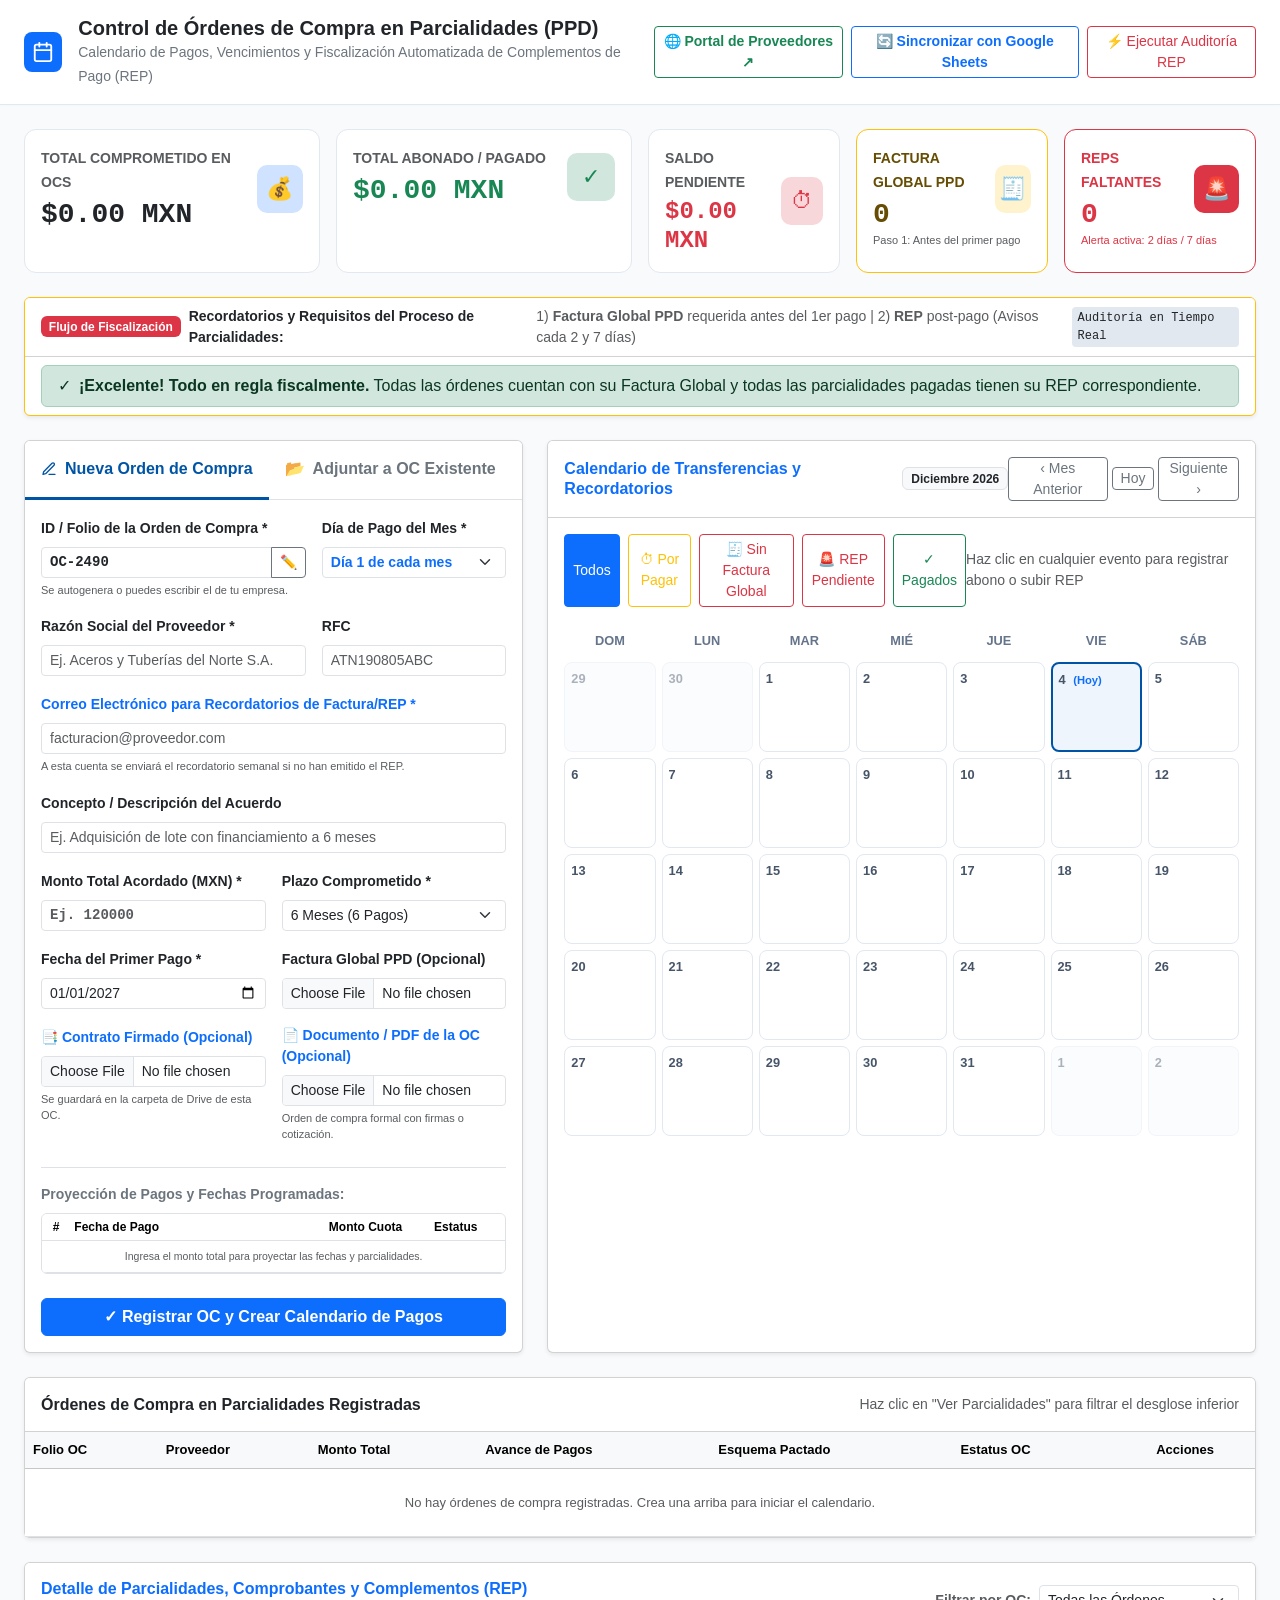
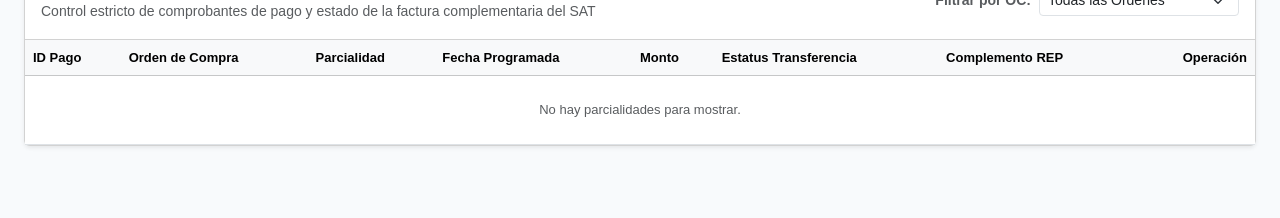
<file: index.html>
<!DOCTYPE html>
<html lang="es">
<head>
  <meta charset="UTF-8">
  <meta name="viewport" content="width=device-width, initial-scale=1.0">
  <title>Gestión de OC en Parcialidades, Calendario y Control de Facturas REP</title>
  <!-- Bootstrap 5 CSS -->
  <link href="https://cdn.jsdelivr.net/npm/bootstrap@5.3.0/dist/css/bootstrap.min.css" rel="stylesheet">
  <link rel="stylesheet" href="styles.css?v=20260918_1">
</head>
<body>

  <!-- Barra de Navegación Superior -->
  <header class="navbar-custom py-3 px-4 d-flex justify-content-between align-items-center">
    <div class="d-flex align-items-center gap-3">
      <div class="bg-primary text-white p-2 rounded-3 d-flex align-items-center justify-content-center" style="width: 40px; height: 40px;">
        <svg xmlns="http://www.w3.org/2000/svg" width="22" height="22" viewBox="0 0 24 24" fill="none" stroke="currentColor" stroke-width="2" stroke-linecap="round" stroke-linejoin="round"><rect x="3" y="4" width="18" height="18" rx="2" ry="2"></rect><line x1="16" y1="2" x2="16" y2="6"></line><line x1="8" y1="2" x2="8" y2="6"></line><line x1="3" y1="10" x2="21" y2="10"></line></svg>
      </div>
      <div>
        <h5 class="m-0 fw-bold text-dark">Control de Órdenes de Compra en Parcialidades (PPD)</h5>
        <small class="text-secondary">Calendario de Pagos, Vencimientos y Fiscalización Automatizada de Complementos de Pago (REP)</small>
      </div>
    </div>
    <div class="d-flex align-items-center gap-2">
      <a href="portal_proveedor.html" target="_blank" class="btn btn-sm btn-outline-success fw-semibold" title="Abrir vista pública / autoservicio para proveedores">
        🌐 Portal de Proveedores ↗
      </a>
      <button type="button" class="btn btn-sm btn-outline-primary fw-semibold" id="btn-sincronizar-sheets" onclick="limpiarCacheYRecargar()" title="Forzar lectura en vivo de la hoja de Google Sheets">
        🔄 Sincronizar con Google Sheets
      </button>
      <button type="button" class="btn btn-sm btn-outline-danger" id="btn-ejecutar-cron" onclick="dispararAuditoriaManual()">
        ⚡ Ejecutar Auditoría REP
      </button>
    </div>
  </header>

  <div class="container-fluid py-4 px-4">

    <!-- KPI CARDS -->
    <div class="row g-3 mb-4">
      <div class="col-xl-3 col-md-6">
        <div class="card card-kpi p-3 h-100">
          <div class="d-flex justify-content-between align-items-center">
            <div>
              <span class="text-muted small fw-semibold text-uppercase">Total Comprometido en OCs</span>
              <h3 class="m-0 fw-bold mt-1 font-monospace text-dark" id="kpi-total-comprometido">$0.00</h3>
            </div>
            <div class="kpi-icon bg-primary-subtle text-primary">💰</div>
          </div>
        </div>
      </div>
      <div class="col-xl-3 col-md-6">
        <div class="card card-kpi p-3 h-100">
          <div class="d-flex justify-content-between align-items-center">
            <div>
              <span class="text-muted small fw-semibold text-uppercase">Total Abonado / Pagado</span>
              <h3 class="m-0 fw-bold mt-1 font-monospace text-success" id="kpi-total-pagado">$0.00</h3>
            </div>
            <div class="kpi-icon bg-success-subtle text-success">✓</div>
          </div>
        </div>
      </div>
      <div class="col-xl-2 col-md-4">
        <div class="card card-kpi p-3 h-100">
          <div class="d-flex justify-content-between align-items-center">
            <div>
              <span class="text-muted small fw-semibold text-uppercase">Saldo Pendiente</span>
              <h4 class="m-0 fw-bold mt-1 font-monospace text-danger" id="kpi-saldo-restante">$0.00</h4>
            </div>
            <div class="kpi-icon bg-danger-subtle text-danger">⏱</div>
          </div>
        </div>
      </div>
      <div class="col-xl-2 col-md-4">
        <div class="card card-kpi p-3 h-100 border-warning">
          <div class="d-flex justify-content-between align-items-center">
            <div>
              <span class="text-warning-emphasis small fw-bold text-uppercase">Factura Global PPD</span>
              <h3 class="m-0 fw-bold mt-1 font-monospace text-warning-emphasis" id="kpi-facturas-globales-faltantes">0</h3>
            </div>
            <div class="kpi-icon bg-warning-subtle text-warning">🧾</div>
          </div>
          <small class="text-muted" style="font-size: 11px;">Paso 1: Antes del primer pago</small>
        </div>
      </div>
      <div class="col-xl-2 col-md-4">
        <div class="card card-kpi p-3 h-100 border-danger">
          <div class="d-flex justify-content-between align-items-center">
            <div>
              <span class="text-danger small fw-bold text-uppercase">REPs Faltantes</span>
              <h3 class="m-0 fw-bold mt-1 font-monospace text-danger" id="kpi-reps-faltantes">0</h3>
            </div>
            <div class="kpi-icon bg-danger text-white">🚨</div>
          </div>
          <small class="text-danger" style="font-size: 11px;">Alerta activa: 2 días / 7 días</small>
        </div>
      </div>
    </div>

    <!-- SECCIÓN DE ALERTA INTELIGENTE Y REGLAS DE RECORDATORIO (FACTURA GLOBAL + REPs) -->
    <div class="card mb-4 border-warning shadow-sm">
      <div class="card-header bg-white py-2 d-flex justify-content-between align-items-center">
        <div class="d-flex align-items-center gap-2">
          <span class="badge bg-danger text-white">Flujo de Fiscalización</span>
          <strong class="text-dark small">Recordatorios y Requisitos del Proceso de Parcialidades:</strong>
          <span class="text-muted small">1) <strong>Factura Global PPD</strong> requerida antes del 1er pago | 2) <strong>REP</strong> post-pago (Avisos cada 2 y 7 días)</span>
        </div>
        <span class="cron-badge">Auditoría en Tiempo Real</span>
      </div>
      <div class="card-body py-2 px-3" id="contenedor-alertas-auditoria-rep">
        <!-- Se llena dinámicamente -->
      </div>
    </div>

    <div class="row g-4">
      <!-- COLUMNA IZQUIERDA: REGISTRO ÁGIL DE OC CON PARCIALIDADES -->
      <div class="col-lg-5">
        <div class="card shadow-sm h-100">
          <div class="card-header bg-white p-0 border-bottom">
            <ul class="nav nav-tabs card-header-tabs m-0 border-0" id="tabs-creacion-archivos" role="tablist">
              <li class="nav-item" role="presentation">
                <button class="nav-link active fw-bold py-3 px-3 d-flex align-items-center gap-2" id="tab-nueva-oc-btn" data-bs-toggle="tab" data-bs-target="#panel-nueva-oc" type="button" role="tab" aria-controls="panel-nueva-oc" aria-selected="true">
                  <svg xmlns="http://www.w3.org/2000/svg" width="16" height="16" viewBox="0 0 24 24" fill="none" stroke="currentColor" stroke-width="2" stroke-linecap="round" stroke-linejoin="round"><path d="M12 20h9"></path><path d="M16.5 3.5a2.121 2.121 0 0 1 3 3L7 19l-4 1 1-4L16.5 3.5z"></path></svg>
                  Nueva Orden de Compra
                </button>
              </li>
              <li class="nav-item" role="presentation">
                <button class="nav-link fw-bold py-3 px-3 text-secondary d-flex align-items-center gap-2" id="tab-adjuntar-archivos-btn" data-bs-toggle="tab" data-bs-target="#panel-adjuntar-archivos" type="button" role="tab" aria-controls="panel-adjuntar-archivos" aria-selected="false" onclick="actualizarSelectorOCsArchivos()">
                  <span>📂</span>
                  Adjuntar a OC Existente
                </button>
              </li>
            </ul>
          </div>
          <div class="card-body">
            <div class="tab-content" id="contenidoTabsOC">
              
              <!-- PESTAÑA 1: NUEVA ORDEN DE COMPRA -->
              <div class="tab-pane fade show active" id="panel-nueva-oc" role="tabpanel" aria-labelledby="tab-nueva-oc-btn">
                <form id="form-crear-oc" onsubmit="guardarNuevaOrden(event)">
                  <div class="row g-3">
                    <!-- Folio OC -->
                    <div class="col-md-7">
                      <label class="form-label small fw-semibold">ID / Folio de la Orden de Compra *</label>
                      <div class="input-group input-group-sm">
                        <input type="text" id="oc-folio" class="form-control font-monospace fw-bold" required placeholder="Ej. OC-9021">
                        <button class="btn btn-outline-secondary" type="button" onclick="alternarEdicionFolio()" title="Editar o ingresar folio manual">✏️</button>
                      </div>
                      <div class="form-text small" style="font-size: 11px;">Se autogenera o puedes escribir el de tu empresa.</div>
                    </div>

                    <div class="col-md-5">
                      <label class="form-label small fw-semibold">Día de Pago del Mes *</label>
                      <select id="oc-dia-pago" class="form-select form-select-sm fw-bold text-primary" onchange="previsualizarPlanPagos()">
                        <option value="1" selected>Día 1 de cada mes</option>
                        <option value="5">Día 5 de cada mes</option>
                        <option value="10">Día 10 de cada mes</option>
                        <option value="15">Día 15 de cada mes (Quincenal)</option>
                        <option value="20">Día 20 de cada mes</option>
                        <option value="28">Día 28 / Fin de mes</option>
                      </select>
                    </div>

                    <!-- Proveedor y RFC -->
                    <div class="col-md-7">
                      <label class="form-label small fw-semibold">Razón Social del Proveedor *</label>
                      <input type="text" id="oc-proveedor" class="form-control form-control-sm" required placeholder="Ej. Aceros y Tuberías del Norte S.A.">
                    </div>
                    <div class="col-md-5">
                      <label class="form-label small fw-semibold">RFC</label>
                      <input type="text" id="oc-rfc" class="form-control form-control-sm text-uppercase" placeholder="ATN190805ABC">
                    </div>

                    <!-- Correo Proveedor -->
                    <div class="col-md-12">
                      <label class="form-label small fw-semibold text-primary">Correo Electrónico para Recordatorios de Factura/REP *</label>
                      <input type="email" id="oc-correo" class="form-control form-control-sm" required placeholder="facturacion@proveedor.com">
                      <div class="form-text small" style="font-size: 11px;">A esta cuenta se enviará el recordatorio semanal si no han emitido el REP.</div>
                    </div>

                    <!-- Concepto -->
                    <div class="col-12">
                      <label class="form-label small fw-semibold">Concepto / Descripción del Acuerdo</label>
                      <input type="text" id="oc-concepto" class="form-control form-control-sm" placeholder="Ej. Adquisición de lote con financiamiento a 6 meses">
                    </div>

                    <!-- Monto Total y Plazo -->
                    <div class="col-md-6">
                      <label class="form-label small fw-semibold">Monto Total Acordado (MXN) *</label>
                      <input type="number" id="oc-monto-total" class="form-control form-control-sm font-monospace fw-bold" required min="1" step="0.01" placeholder="Ej. 120000" oninput="previsualizarPlanPagos()">
                    </div>

                    <div class="col-md-6">
                      <label class="form-label small fw-semibold">Plazo Comprometido *</label>
                      <select id="oc-plazo-meses" class="form-select form-select-sm" onchange="previsualizarPlanPagos()">
                        <option value="2">2 Meses (2 Pagos)</option>
                        <option value="3">3 Meses (3 Pagos)</option>
                        <option value="4">4 Meses (4 Pagos)</option>
                        <option value="6" selected>6 Meses (6 Pagos)</option>
                        <option value="9">9 Meses (9 Pagos)</option>
                        <option value="12">12 Meses (12 Pagos)</option>
                      </select>
                    </div>

                    <div class="col-md-6">
                      <label class="form-label small fw-semibold">Fecha del Primer Pago *</label>
                      <input type="date" id="oc-fecha-inicio" class="form-control form-control-sm" required onchange="previsualizarPlanPagos()">
                    </div>

                    <!-- Carga de Documentación de Respaldo -->
                    <div class="col-md-6">
                      <label class="form-label small fw-semibold">Factura Global PPD (Opcional)</label>
                      <input type="file" id="oc-factura-global-file" class="form-control form-control-sm" accept=".pdf,.xml">
                    </div>

                    <div class="col-md-6">
                      <label class="form-label small fw-semibold text-primary">📑 Contrato Firmado (Opcional)</label>
                      <input type="file" id="oc-contrato-file" class="form-control form-control-sm" accept=".pdf,.docx,.doc">
                      <div class="form-text small" style="font-size: 11px;">Se guardará en la carpeta de Drive de esta OC.</div>
                    </div>

                    <div class="col-md-6">
                      <label class="form-label small fw-semibold text-primary">📄 Documento / PDF de la OC (Opcional)</label>
                      <input type="file" id="oc-archivo-file" class="form-control form-control-sm" accept=".pdf,.png,.jpg,.jpeg">
                      <div class="form-text small" style="font-size: 11px;">Orden de compra formal con firmas o cotización.</div>
                    </div>
                  </div>

                  <!-- PREVIEW DEL PLAN DE PAGOS -->
                  <div class="mt-4 pt-3 border-top">
                    <div class="d-flex justify-content-between align-items-center mb-2">
                      <span class="small fw-bold text-secondary">Proyección de Pagos y Fechas Programadas:</span>
                      <span class="badge bg-light text-primary border" id="preview-resumen-cuota"></span>
                    </div>
                    <div class="table-responsive rounded border bg-light" style="max-height: 180px; overflow-y: auto;">
                      <table class="table table-sm table-hover align-middle mb-0" style="font-size: 12px;">
                        <thead class="table-white sticky-top">
                          <tr>
                            <th class="text-center">#</th>
                            <th>Fecha de Pago</th>
                            <th class="text-end">Monto Cuota</th>
                            <th class="text-center">Estatus</th>
                          </tr>
                        </thead>
                        <tbody id="tbody-preview-plan">
                          <!-- Dinámico -->
                        </tbody>
                      </table>
                    </div>
                  </div>

                  <div class="mt-4 d-grid">
                    <button type="submit" id="btn-guardar-oc" class="btn btn-primary fw-semibold">
                      ✓ Registrar OC y Crear Calendario de Pagos
                    </button>
                  </div>
                </form>
              </div>

              <!-- PESTAÑA 2: ADJUNTAR ARCHIVOS / FOTOS / CONTRATOS A OC EXISTENTE -->
              <div class="tab-pane fade" id="panel-adjuntar-archivos" role="tabpanel" aria-labelledby="tab-adjuntar-archivos-btn">
                <form id="form-adjuntar-archivo-oc" onsubmit="guardarArchivoOCExistente(event)">
                  <div class="alert alert-info py-2 px-3 small mb-3 border-0 d-flex align-items-center gap-2">
                    <span>💡</span>
                    <div>Sube contratos, adendas, remisiones, fotos de entrega de material o documentos a la carpeta de Drive de cualquier OC activa.</div>
                  </div>

                  <div class="row g-3">
                    <!-- Selección de la OC -->
                    <div class="col-12">
                      <label class="form-label small fw-semibold">Selecciona la Orden de Compra *</label>
                      <select id="adjunto-select-oc" class="form-select form-select-sm font-monospace fw-bold text-primary" required onchange="alSeleccionarOCParaAdjuntos()">
                        <option value="">-- Elige una Orden de Compra --</option>
                      </select>
                      <div id="adjunto-oc-info" class="small text-muted mt-1" style="font-size: 11px;"></div>
                    </div>

                    <!-- Enlace directo a la carpeta de Drive -->
                    <div class="col-12" id="contenedor-link-carpeta-drive" style="display: none;">
                      <div class="p-2 rounded bg-light border d-flex justify-content-between align-items-center">
                        <span class="small text-muted">📁 Carpeta Google Drive asignada:</span>
                        <a id="link-directo-carpeta-oc" href="#" target="_blank" class="btn btn-sm btn-outline-primary py-0 px-2 fw-semibold" style="font-size: 11px;">
                          Abrir Carpeta en Drive ↗
                        </a>
                      </div>
                    </div>

                    <!-- Tipo de Archivo -->
                    <div class="col-md-6">
                      <label class="form-label small fw-semibold">Tipo de Documento *</label>
                      <select id="adjunto-tipo-documento" class="form-select form-select-sm" required onchange="alCambiarTipoDocumentoAdjunto()">
                        <option value="CONTRATO">📑 Contrato / Convenio Firmado</option>
                        <option value="ENTREGA">📸 Foto de Entrega / Remisión / Evidencia</option>
                        <option value="OC_DOC">📄 Documento Oficial de OC / Cotización</option>
                        <option value="FACTURA">🧾 Factura Global / PPD</option>
                        <option value="OTRO">📁 Otro Documento / Anexo</option>
                      </select>
                    </div>

                    <!-- Etiqueta personalizada si es otro -->
                    <div class="col-md-6" id="contenedor-etiqueta-personalizada" style="display: none;">
                      <label class="form-label small fw-semibold">Etiqueta o Concepto</label>
                      <input type="text" id="adjunto-etiqueta-custom" class="form-control form-control-sm" placeholder="Ej. Fianza, Póliza, Guía">
                    </div>

                    <!-- Selector de Archivo -->
                    <div class="col-12">
                      <label class="form-label small fw-semibold">Seleccionar Archivo (PDF, Fotos, DOCX, ZIP) *</label>
                      <input type="file" id="adjunto-archivo-input" class="form-control form-control-sm" required accept=".pdf,.png,.jpg,.jpeg,.webp,.docx,.doc,.zip,.xml">
                      <div class="form-text small" style="font-size: 11px;">El archivo se subirá directamente a la carpeta de Google Drive de la orden con su nombre clasificado.</div>
                    </div>

                    <div class="col-12 mt-4 d-grid">
                      <button type="submit" id="btn-adjuntar-archivo" class="btn btn-success fw-semibold">
                        ☁️ Subir y Guardar en la Carpeta de la OC
                      </button>
                    </div>
                  </div>
                </form>

                <!-- Historial o confirmación de archivos -->
                <div id="resultado-adjunto-alerta" class="mt-3" style="display: none;"></div>
              </div>

            </div>
          </div>
        </div>
      </div>

      <!-- COLUMNA DERECHA: CALENDARIO DE PAGOS INTERACTIVO -->
      <div class="col-lg-7">
        <div class="card shadow-sm h-100">
          <div class="card-header bg-white py-3 d-flex justify-content-between align-items-center">
            <div class="d-flex align-items-center gap-2">
              <h6 class="m-0 fw-bold text-primary">Calendario de Transferencias y Recordatorios</h6>
              <span class="badge bg-light text-dark border" id="calendario-mes-titulo"></span>
            </div>
            <div class="d-flex align-items-center gap-1">
              <button type="button" class="btn btn-sm btn-outline-secondary py-0 px-2" onclick="cambiarMesCalendario(-1)">‹ Mes Anterior</button>
              <button type="button" class="btn btn-sm btn-outline-secondary py-0 px-2" onclick="irAMesActual()">Hoy</button>
              <button type="button" class="btn btn-sm btn-outline-secondary py-0 px-2" onclick="cambiarMesCalendario(1)">Siguiente ›</button>
            </div>
          </div>
          <div class="card-body p-3">
            <!-- Filtros Rápidos de Calendario -->
            <div class="d-flex justify-content-between align-items-center mb-3">
              <div class="d-flex gap-2">
                <button type="button" class="btn btn-sm btn-outline-primary active" onclick="filtrarCalendario('TODOS')">Todos</button>
                <button type="button" class="btn btn-sm btn-outline-warning" onclick="filtrarCalendario('PENDIENTES')">⏱ Por Pagar</button>
                <button type="button" class="btn btn-sm btn-outline-danger" onclick="filtrarCalendario('FACTURA_FALTANTE')">🧾 Sin Factura Global</button>
                <button type="button" class="btn btn-sm btn-outline-danger" onclick="filtrarCalendario('REP_ALERTA')">🚨 REP Pendiente</button>
                <button type="button" class="btn btn-sm btn-outline-success" onclick="filtrarCalendario('PAGADOS')">✓ Pagados</button>
              </div>
              <small class="text-muted">Haz clic en cualquier evento para registrar abono o subir REP</small>
            </div>

            <!-- Cabecera de días -->
            <div class="calendar-grid mb-1">
              <div class="calendar-header-day">Dom</div>
              <div class="calendar-header-day">Lun</div>
              <div class="calendar-header-day">Mar</div>
              <div class="calendar-header-day">Mié</div>
              <div class="calendar-header-day">Jue</div>
              <div class="calendar-header-day">Vie</div>
              <div class="calendar-header-day">Sáb</div>
            </div>

            <!-- Cuadrícula de días -->
            <div class="calendar-grid" id="calendar-grid-days">
              <!-- Renderizado dinámico -->
            </div>
          </div>
        </div>
      </div>
    </div>

    <!-- TABLA 1: ÓRDENES DE COMPRA ACTIVAS -->
    <div class="card shadow-sm mt-4">
      <div class="card-header bg-white py-3 d-flex justify-content-between align-items-center">
        <h6 class="m-0 fw-bold text-dark">Órdenes de Compra en Parcialidades Registradas</h6>
        <span class="small text-muted">Haz clic en "Ver Parcialidades" para filtrar el desglose inferior</span>
      </div>
      <div class="table-responsive">
        <table class="table table-hover align-middle mb-0" style="font-size: 13px;">
          <thead class="table-light">
            <tr>
              <th>Folio OC</th>
              <th>Proveedor</th>
              <th>Monto Total</th>
              <th>Avance de Pagos</th>
              <th>Esquema Pactado</th>
              <th>Estatus OC</th>
              <th class="text-center">Acciones</th>
            </tr>
          </thead>
          <tbody id="tbody-tabla-ordenes">
            <!-- Dinámico -->
          </tbody>
        </table>
      </div>
    </div>

    <!-- TABLA 2: DESGLOSE COMPLETO DE PARCIALIDADES Y FISCALIZACIÓN REP -->
    <div class="card shadow-sm mt-4 mb-5" id="seccion-tabla-parcialidades">
      <div class="card-header bg-white py-3 d-flex justify-content-between align-items-center">
        <div>
          <h6 class="m-0 fw-bold text-primary">Detalle de Parcialidades, Comprobantes y Complementos (REP)</h6>
          <small class="text-muted">Control estricto de comprobantes de pago y estado de la factura complementaria del SAT</small>
        </div>
        <div class="d-flex align-items-center gap-2">
          <label class="small fw-semibold text-muted mb-0">Filtrar por OC:</label>
          <select id="select-filtro-tabla-oc" class="form-select form-select-sm" style="width: 200px;" onchange="filtrarParcialidadesPorOC(this.value)">
            <option value="TODAS">Todas las Órdenes</option>
          </select>
        </div>
      </div>
      <div class="table-responsive">
        <table class="table table-hover table-parcialidades align-middle mb-0" style="font-size: 13px;">
          <thead class="table-light">
            <tr>
              <th>ID Pago</th>
              <th>Orden de Compra</th>
              <th>Parcialidad</th>
              <th>Fecha Programada</th>
              <th>Monto</th>
              <th>Estatus Transferencia</th>
              <th>Complemento REP</th>
              <th class="text-end">Operación</th>
            </tr>
          </thead>
          <tbody id="tbody-tabla-parcialidades">
            <!-- Dinámico -->
          </tbody>
        </table>
      </div>
    </div>

  </div>

  <!-- MODAL: REGISTRAR ABONO / PAGO DE PARCIALIDAD -->
  <div class="modal fade" id="modalRegistrarAbono" tabindex="-1" aria-hidden="true">
    <div class="modal-dialog modal-dialog-centered">
      <div class="modal-content">
        <div class="modal-header">
          <h5 class="modal-title fw-bold text-success">Registrar Transferencia Bancaria</h5>
          <button type="button" class="btn-close" data-bs-dismiss="modal" aria-label="Close"></button>
        </div>
        <form onsubmit="guardarAbonoDesdeModal(event)">
          <div class="modal-body">
            <input type="hidden" id="modal-abono-id-parc">
            <div class="bg-light p-3 rounded mb-3">
              <span class="text-muted small d-block">Parcialidad seleccionada:</span>
              <strong class="text-primary font-monospace fs-6" id="modal-abono-titulo-ref"></strong>
            </div>
            <div id="modal-abono-alerta-factura-global" style="display: none;" class="mb-3"></div>
            <div class="mb-3">
              <label class="form-label small fw-semibold">Monto Pagado (MXN) *</label>
              <input type="number" id="modal-abono-monto" class="form-control font-monospace fw-bold" required step="0.01">
            </div>
            <div class="mb-3">
              <label class="form-label small fw-semibold">Fecha en que se efectuó la Transferencia *</label>
              <input type="date" id="modal-abono-fecha" class="form-control" required>
            </div>
            <div class="mb-3">
              <label class="form-label small fw-semibold">Ficha / Comprobante Bancario (PDF/Imagen)</label>
              <input type="file" id="modal-abono-comprobante-file" class="form-control" accept=".pdf,.png,.jpg,.jpeg">
            </div>
            <div class="alert alert-warning small py-2 mb-0">
              ⚠️ Al registrar este pago, el estatus pasará automáticamente a <strong>REP PENDIENTE</strong>. Si concluye el mes y el proveedor no emite la factura, se activarán los recordatorios automáticos.
            </div>
          </div>
          <div class="modal-footer">
            <button type="button" class="btn btn-secondary btn-sm" data-bs-dismiss="modal">Cancelar</button>
            <button type="submit" class="btn btn-success btn-sm px-3">Confirmar Pago Realizado</button>
          </div>
        </form>
      </div>
    </div>
  </div>

  <!-- MODAL: SUBIR COMPLEMENTO DE PAGO (REP) -->
  <div class="modal fade" id="modalSubirREP" tabindex="-1" aria-hidden="true">
    <div class="modal-dialog modal-dialog-centered">
      <div class="modal-content">
        <div class="modal-header">
          <h5 class="modal-title fw-bold text-primary">Adjuntar Factura Complementaria (REP)</h5>
          <button type="button" class="btn-close" data-bs-dismiss="modal" aria-label="Close"></button>
        </div>
        <form onsubmit="guardarREPDesdeModal(event)">
          <div class="modal-body">
            <input type="hidden" id="modal-rep-id-parc">
            <div class="bg-light p-3 rounded mb-3">
              <span class="text-muted small d-block">Subiendo complemento fiscal para:</span>
              <strong class="text-primary font-monospace fs-6" id="modal-rep-titulo-ref"></strong>
            </div>
            <div class="mb-3">
              <label class="form-label small fw-semibold">Archivo XML o PDF del Complemento de Pago (REP) *</label>
              <input type="file" id="modal-rep-file" class="form-control" accept=".xml,.pdf" required>
            </div>
            <div class="alert alert-info small py-2 mb-0">
              ✓ Una vez adjuntado el REP, se cancelarán las alertas de recordatorio para esta parcialidad y quedará solventada fiscalmente.
            </div>
          </div>
          <div class="modal-footer">
            <button type="button" class="btn btn-secondary btn-sm" data-bs-dismiss="modal">Cancelar</button>
            <button type="submit" class="btn btn-primary btn-sm px-3">Validar y Guardar REP</button>
          </div>
        </form>
      </div>
    </div>
  </div>

  <!-- MODAL: SUBIR FACTURA GLOBAL (PPD) -->
  <div class="modal fade" id="modalSubirFacturaGlobal" tabindex="-1" aria-hidden="true">
    <div class="modal-dialog modal-dialog-centered">
      <div class="modal-content">
        <div class="modal-header bg-warning-subtle">
          <h5 class="modal-title fw-bold text-dark">🧾 Adjuntar Factura Global PPD</h5>
          <button type="button" class="btn-close" data-bs-dismiss="modal" aria-label="Close"></button>
        </div>
        <form onsubmit="guardarFacturaGlobalDesdeModal(event)">
          <div class="modal-body">
            <input type="hidden" id="modal-factura-global-folio-oc">
            <div class="bg-light p-3 rounded mb-3 border">
              <span class="text-muted small d-block">Asignando Factura Global / PPD a:</span>
              <strong class="text-primary font-monospace fs-6" id="modal-factura-global-titulo-ref"></strong>
            </div>
            <div class="mb-3">
              <label class="form-label small fw-semibold">Archivo PDF o XML de la Factura Global *</label>
              <input type="file" id="modal-factura-global-file" class="form-control" accept=".xml,.pdf" required>
            </div>
            <div class="alert alert-warning small py-2 mb-0">
              💡 <strong>Regla Fiscal:</strong> La Factura Global (Método PPD - Pago en Parcialidades o Diferido) es el comprobante madre indispensable antes de emitir los Recibos Electrónicos de Pago (REP).
            </div>
          </div>
          <div class="modal-footer">
            <button type="button" class="btn btn-secondary btn-sm" data-bs-dismiss="modal">Cancelar</button>
            <button type="submit" id="btn-submit-modal-factura" class="btn btn-warning btn-sm px-3 fw-semibold">Subir Factura Global a Drive</button>
          </div>
        </form>
      </div>
    </div>
  </div>

  <!-- Scripts -->
  <script src="https://cdn.jsdelivr.net/npm/bootstrap@5.3.0/dist/js/bootstrap.bundle.min.js"></script>
  <script src="app.js?v=20260918_factura_global"></script>
</body>
</html>
</file>
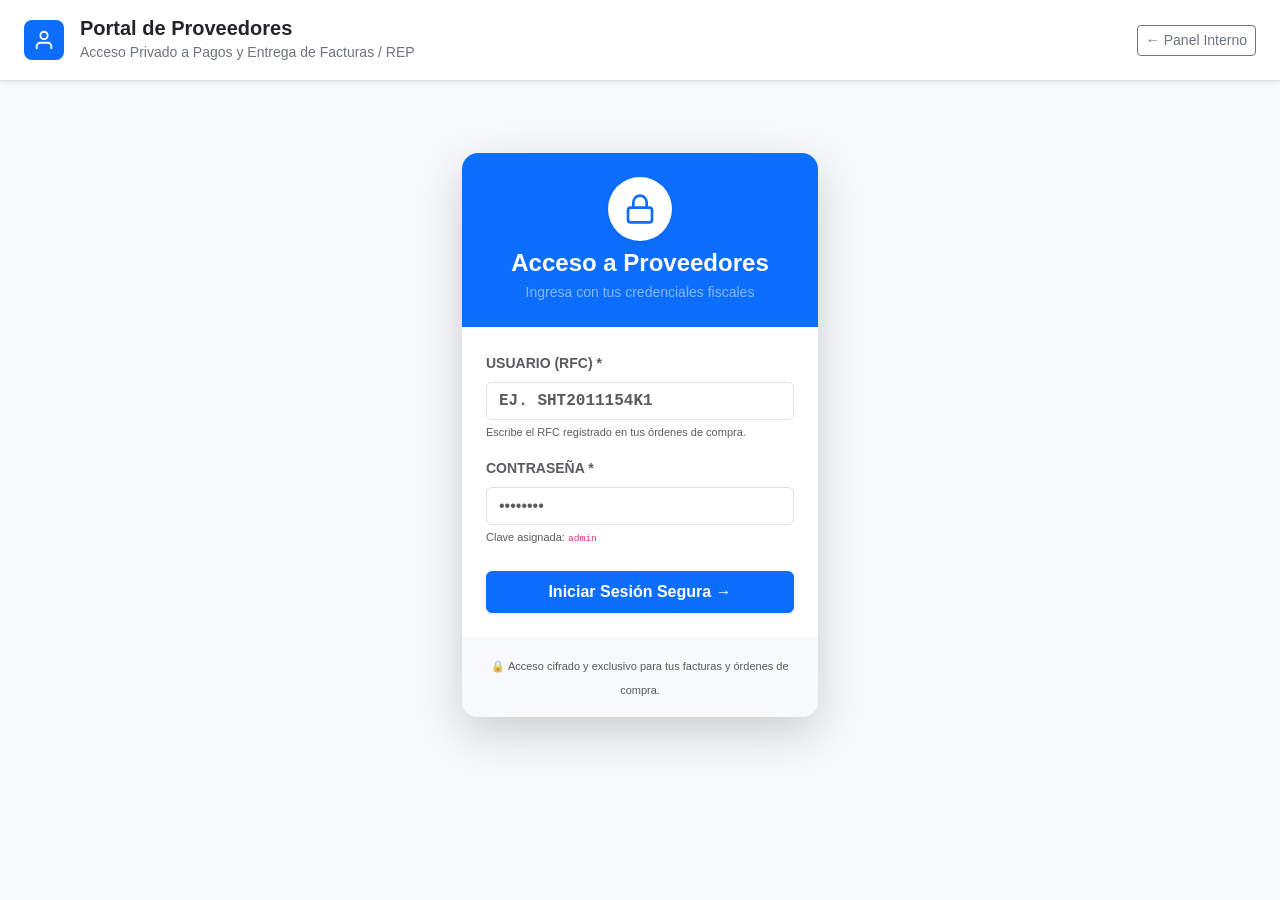
<file: portal_proveedor.html>
<!DOCTYPE html>
<html lang="es">
<head>
  <meta charset="UTF-8">
  <meta name="viewport" content="width=device-width, initial-scale=1.0">
  <title>Portal de Proveedores - Consulta de Pagos y Entrega de Facturas / REP</title>
  <!-- Bootstrap 5 CSS -->
  <link href="https://cdn.jsdelivr.net/npm/bootstrap@5.3.0/dist/css/bootstrap.min.css" rel="stylesheet">
  <link rel="stylesheet" href="styles.css">
  <style>
    .portal-hero {
      background: linear-gradient(135deg, #0054a6 0%, #002b59 100%);
      color: white;
      border-radius: 12px;
      padding: 2.5rem 2rem;
      margin-bottom: 2rem;
      box-shadow: 0 10px 25px rgba(0, 84, 166, 0.15);
    }
    .badge-step {
      font-size: 0.8rem;
      padding: 0.35rem 0.65rem;
      border-radius: 20px;
    }
    .card-oc-portal {
      border: 1px solid #e2e8f0;
      border-radius: 10px;
      transition: all 0.2s ease-in-out;
    }
    .card-oc-portal:hover {
      border-color: #0054a6;
      box-shadow: 0 4px 12px rgba(0,0,0,0.06);
    }
  </style>
</head>
<body class="bg-light">

  <!-- Navbar -->
  <header class="navbar-custom py-3 px-4 d-flex justify-content-between align-items-center bg-white border-bottom shadow-sm">
    <div class="d-flex align-items-center gap-3">
      <div class="bg-primary text-white p-2 rounded-3 d-flex align-items-center justify-content-center" style="width: 40px; height: 40px;">
        <svg xmlns="http://www.w3.org/2000/svg" width="22" height="22" viewBox="0 0 24 24" fill="none" stroke="currentColor" stroke-width="2" stroke-linecap="round" stroke-linejoin="round"><path d="M20 21v-2a4 4 0 0 0-4-4H8a4 4 0 0 0-4 4v2"></path><circle cx="12" cy="7" r="4"></circle></svg>
      </div>
      <div>
        <h5 class="m-0 fw-bold text-dark">Portal de Proveedores</h5>
        <small class="text-secondary" id="navbar-subtitulo">Acceso Privado a Pagos y Entrega de Facturas / REP</small>
      </div>
    </div>
    <div class="d-flex align-items-center gap-2">
      <div id="nav-info-sesion" class="d-none align-items-center gap-2">
        <span class="badge bg-success-subtle text-success border border-success px-3 py-2 fw-semibold" id="nav-badge-proveedor">
          👤 Sesión Activa
        </span>
        <button type="button" class="btn btn-sm btn-outline-primary" onclick="cargarDatosPortal(true)">
          🔄 Actualizar
        </button>
        <button type="button" class="btn btn-sm btn-outline-danger" onclick="cerrarSesionProveedor()">
          🚪 Salir
        </button>
      </div>
      <a href="index.html" class="btn btn-sm btn-outline-secondary">
        ← Panel Interno
      </a>
    </div>
  </header>

  <div class="container py-4">

    <!-- SECCIÓN 1: PANTALLA DE LOGIN (Visible sólo si no ha iniciado sesión) -->
    <div id="seccion-login" class="row justify-content-center py-5">
      <div class="col-md-5 col-lg-4">
        <div class="card border-0 shadow-lg rounded-4 overflow-hidden">
          <div class="bg-primary text-white text-center p-4">
            <div class="bg-white text-primary rounded-circle d-inline-flex p-3 mb-2 shadow-sm">
              <svg xmlns="http://www.w3.org/2000/svg" width="32" height="32" viewBox="0 0 24 24" fill="none" stroke="currentColor" stroke-width="2" stroke-linecap="round" stroke-linejoin="round"><rect x="3" y="11" width="18" height="11" rx="2" ry="2"></rect><path d="M7 11V7a5 5 0 0 1 10 0v4"></path></svg>
            </div>
            <h4 class="fw-bold m-0">Acceso a Proveedores</h4>
            <p class="small text-white-50 m-0 mt-1">Ingresa con tus credenciales fiscales</p>
          </div>
          <div class="card-body p-4 bg-white">
            <div id="login-error-alerta" class="alert alert-danger py-2 small d-none" role="alert"></div>
            
            <form id="form-login-proveedor" onsubmit="iniciarSesionProveedor(event)">
              <div class="mb-3">
                <label class="form-label small fw-bold text-muted text-uppercase">Usuario (RFC) *</label>
                <input type="text" id="login-rfc" class="form-control text-uppercase font-monospace fw-bold" placeholder="Ej. SHT2011154K1" required autocomplete="username">
                <div class="form-text small" style="font-size: 11px;">Escribe el RFC registrado en tus órdenes de compra.</div>
              </div>
              <div class="mb-4">
                <label class="form-label small fw-bold text-muted text-uppercase">Contraseña *</label>
                <input type="password" id="login-password" class="form-control" placeholder="••••••••" required autocomplete="current-password">
                <div class="form-text small" style="font-size: 11px;">Clave asignada: <code>admin</code></div>
              </div>
              <button type="submit" id="btn-login-submit" class="btn btn-primary w-100 py-2 fw-semibold shadow-sm">
                Iniciar Sesión Segura →
              </button>
            </form>
          </div>
          <div class="card-footer bg-light text-center py-3 border-top-0">
            <small class="text-muted" style="font-size: 11px;">
              🔒 Acceso cifrado y exclusivo para tus facturas y órdenes de compra.
            </small>
          </div>
        </div>
      </div>
    </div>

    <!-- SECCIÓN 2: DASHBOARD PRIVADO DEL PROVEEDOR (Oculto hasta iniciar sesión) -->
    <div id="seccion-dashboard-proveedor" style="display: none;">
      
      <!-- Hero / Bienvenida Exclusiva -->
      <div class="portal-hero">
        <div class="row align-items-center">
          <div class="col-lg-8">
            <span class="badge bg-warning text-dark fw-bold mb-2">Cuenta Privada</span>
            <h2 class="fw-bold mb-2" id="portal-hero-nombre-proveedor">Bienvenido</h2>
            <p class="mb-0 text-white-50">
              RFC: <strong class="text-white font-monospace" id="portal-hero-rfc">---</strong> | Consulta tus transferencias bancarias efectuadas, descarga comprobantes y carga tu <strong>Factura Global PPD</strong> o los <strong>Complementos de Pago (REP)</strong>.
            </p>
          </div>
          <div class="col-lg-4 mt-3 mt-lg-0 text-lg-end">
            <div class="bg-white bg-opacity-10 p-3 rounded-3 border border-white border-opacity-25 text-white text-lg-end text-start">
              <span class="small text-white-50 d-block">Estado de Cuenta:</span>
              <strong class="fs-6 text-success bg-white px-2 py-1 rounded-2 d-inline-block mt-1">● Conectado y Sincronizado</strong>
            </div>
          </div>
        </div>
      </div>

      <!-- Resumen de Métricas Exclusivas del Proveedor -->
      <div class="row g-3 mb-4">
        <div class="col-md-3 col-6">
          <div class="card p-3 border-0 shadow-sm">
            <span class="text-muted small fw-semibold text-uppercase">Total Contratado</span>
            <h4 class="fw-bold text-dark mt-1 font-monospace" id="portal-kpi-total">$0.00</h4>
          </div>
        </div>
        <div class="col-md-3 col-6">
          <div class="card p-3 border-0 shadow-sm border-start border-success border-4">
            <span class="text-muted small fw-semibold text-uppercase">Depositado a tu Cuenta</span>
            <h4 class="fw-bold text-success mt-1 font-monospace" id="portal-kpi-pagado">$0.00</h4>
          </div>
        </div>
        <div class="col-md-3 col-6">
          <div class="card p-3 border-0 shadow-sm border-start border-danger border-4">
            <span class="text-muted small fw-semibold text-uppercase">Saldo por Cobrar</span>
            <h4 class="fw-bold text-danger mt-1 font-monospace" id="portal-kpi-saldo">$0.00</h4>
          </div>
        </div>
        <div class="col-md-3 col-6">
          <div class="card p-3 border-0 shadow-sm border-start border-warning border-4">
            <span class="text-muted small fw-semibold text-uppercase">Facturas / REPs Pendientes</span>
            <h4 class="fw-bold text-warning mt-1 font-monospace" id="portal-kpi-pendientes">0</h4>
            <small class="text-muted" style="font-size: 11px;">Documentos fiscales requeridos</small>
          </div>
        </div>
      </div>

      <!-- Lista de Órdenes de Compra del Proveedor -->
      <div class="d-flex justify-content-between align-items-center mb-3">
        <h5 class="fw-bold m-0 text-dark">Tus Órdenes de Compra</h5>
        <span class="badge bg-light text-secondary border" id="portal-conteo-ordenes">0 Órdenes</span>
      </div>

      <div id="portal-lista-ordenes" class="row g-4 mb-5">
        <!-- Se llena dinámicamente con las OCs del proveedor autenticado -->
      </div>

    </div>

  </div>

  <!-- MODAL: SUBIR FACTURA GLOBAL (PPD) -->
  <div class="modal fade" id="modalPortalFacturaGlobal" tabindex="-1" aria-hidden="true">
    <div class="modal-dialog modal-dialog-centered">
      <div class="modal-content">
        <div class="modal-header bg-warning-subtle">
          <h5 class="modal-title fw-bold text-dark">🧾 Cargar Factura Global (Método PPD)</h5>
          <button type="button" class="btn-close" data-bs-dismiss="modal" aria-label="Close"></button>
        </div>
        <form onsubmit="portalGuardarFacturaGlobal(event)">
          <div class="modal-body">
            <input type="hidden" id="portal-factura-folio-oc">
            <div class="bg-light p-3 rounded mb-3 border">
              <span class="text-muted small d-block">Subiendo Factura para la Orden:</span>
              <strong class="text-primary font-monospace fs-6" id="portal-factura-titulo-ref"></strong>
            </div>
            <div class="mb-3">
              <label class="form-label small fw-semibold">Archivo PDF o XML de la Factura Global *</label>
              <input type="file" id="portal-factura-file" class="form-control" accept=".xml,.pdf" required>
              <div class="form-text small" style="font-size: 11px;">
                Asegúrate de que el CFDI cuente con <strong>Método de Pago PPD</strong> (Pago en parcialidades o diferido).
              </div>
            </div>
          </div>
          <div class="modal-footer">
            <button type="button" class="btn btn-secondary btn-sm" data-bs-dismiss="modal">Cancelar</button>
            <button type="submit" id="btn-submit-portal-factura" class="btn btn-warning btn-sm px-3 fw-semibold">
              ☁️ Subir y Validar Factura
            </button>
          </div>
        </form>
      </div>
    </div>
  </div>

  <!-- MODAL: SUBIR COMPLEMENTO DE RECEPCIÓN DE PAGOS (REP) -->
  <div class="modal fade" id="modalPortalSubirREP" tabindex="-1" aria-hidden="true">
    <div class="modal-dialog modal-dialog-centered">
      <div class="modal-content">
        <div class="modal-header bg-primary text-white">
          <h5 class="modal-title fw-bold">📤 Cargar Complemento de Pago (REP)</h5>
          <button type="button" class="btn-close btn-close-white" data-bs-dismiss="modal" aria-label="Close"></button>
        </div>
        <form onsubmit="portalGuardarREP(event)">
          <div class="modal-body">
            <input type="hidden" id="portal-rep-id-parc">
            <div class="bg-light p-3 rounded mb-3 border">
              <span class="text-muted small d-block">Complemento fiscal correspondiente a:</span>
              <strong class="text-primary font-monospace fs-6" id="portal-rep-titulo-ref"></strong>
              <div class="small text-muted mt-1" id="portal-rep-subtitulo-ref"></div>
            </div>
            <div class="mb-3">
              <label class="form-label small fw-semibold">Archivo XML o PDF del REP timbrado *</label>
              <input type="file" id="portal-rep-file" class="form-control" accept=".xml,.pdf" required>
              <div class="form-text small" style="font-size: 11px;">
                Al subirlo quedará registrado en la carpeta compartida y el usuario verá la actualización de inmediato.
              </div>
            </div>
          </div>
          <div class="modal-footer">
            <button type="button" class="btn btn-secondary btn-sm" data-bs-dismiss="modal">Cancelar</button>
            <button type="submit" id="btn-submit-portal-rep" class="btn btn-primary btn-sm px-3 fw-semibold">
              ☁️ Subir Complemento REP
            </button>
          </div>
        </form>
      </div>
    </div>
  </div>

  <!-- Scripts -->
  <script src="https://cdn.jsdelivr.net/npm/bootstrap@5.3.0/dist/js/bootstrap.bundle.min.js"></script>
  <script src="portal_proveedor.js"></script>
</body>
</html>
</file>
<file: styles.css>
/* styles.css - Interfaz Ejecutiva para Gestión de OC en Parcialidades, Calendario y Control de Facturas/REP */
:root {
  --primary: #0054a6;
  --primary-hover: #003d7a;
  --primary-light: #eef5fc;
  --success: #2fb344;
  --warning: #f59f00;
  --danger: #d63939;
  --info: #4299e1;
  --dark: #1e293b;
  --light-bg: #f8fafc;
  --border-color: #e2e8f0;
}

body {
  font-family: -apple-system, BlinkMacSystemFont, "Segoe UI", Roboto, "Helvetica Neue", Arial, sans-serif;
  background-color: var(--light-bg);
  color: var(--dark);
  margin: 0;
  padding: 0;
}

/* Navbar y Header */
.navbar-custom {
  background-color: #ffffff;
  border-bottom: 1px solid var(--border-color);
  box-shadow: 0 1px 3px rgba(0,0,0,0.02);
}

/* Tarjetas y Estadísticas */
.card-kpi {
  border: 1px solid var(--border-color);
  border-radius: 12px;
  background: #ffffff;
  transition: transform 0.2s, box-shadow 0.2s;
}

.card-kpi:hover {
  transform: translateY(-2px);
  box-shadow: 0 8px 16px rgba(0,0,0,0.04);
}

.kpi-icon {
  width: 48px;
  height: 48px;
  border-radius: 10px;
  display: flex;
  align-items: center;
  justify-content: center;
  font-size: 22px;
}

/* Badges Específicos */
.badge-rep-urgente {
  background-color: #ffe3e3;
  color: #c92a2a;
  border: 1px solid #ffa8a8;
  font-weight: 600;
}

.badge-rep-al-dia {
  background-color: #ebfbee;
  color: #2b8a3e;
  border: 1px solid #b2f2bb;
  font-weight: 600;
}

.badge-pago-proximo {
  background-color: #fff9db;
  color: #e67700;
  border: 1px solid #ffe066;
  font-weight: 600;
}

/* Calendario Cuadrícula */
.calendar-grid {
  display: grid;
  grid-template-columns: repeat(7, 1fr);
  gap: 6px;
}

.calendar-header-day {
  text-align: center;
  font-weight: 700;
  font-size: 0.8rem;
  color: #64748b;
  text-transform: uppercase;
  padding: 8px 0;
}

.calendar-cell {
  background: #ffffff;
  border: 1px solid var(--border-color);
  border-radius: 8px;
  min-height: 90px;
  padding: 6px;
  display: flex;
  flex-direction: column;
  transition: background 0.15s;
}

.calendar-cell:hover {
  background-color: #f1f5f9;
}

.calendar-cell.other-month {
  background: #f8fafc;
  opacity: 0.45;
}

.calendar-cell.today {
  border: 2px solid var(--primary);
  background-color: var(--primary-light);
}

.calendar-date-number {
  font-size: 0.8rem;
  font-weight: 700;
  color: #475569;
  margin-bottom: 4px;
}

.calendar-event-item {
  font-size: 0.72rem;
  padding: 2px 5px;
  border-radius: 4px;
  margin-bottom: 3px;
  line-height: 1.2;
  cursor: pointer;
  white-space: nowrap;
  overflow: hidden;
  text-overflow: ellipsis;
  font-weight: 600;
}

.calendar-event-item.pendiente {
  background-color: #fff3bf;
  color: #d9480f;
  border-left: 3px solid #f59f00;
}

.calendar-event-item.pagado {
  background-color: #d3f9d8;
  color: #2b8a3e;
  border-left: 3px solid #2fb344;
}

.calendar-event-item.rep-pendiente {
  background-color: #ffe3e3;
  color: #c92a2a;
  border-left: 3px solid #d63939;
}

/* Tabla de Amortización */
.table-parcialidades tbody tr:hover {
  background-color: #f8fafc;
}

.cron-badge {
  font-family: monospace;
  font-size: 0.75rem;
  background: #e2e8f0;
  padding: 2px 6px;
  border-radius: 4px;
}

/* Pestañas de la tarjeta de OC */
.card-header-tabs .nav-link {
  border-radius: 0;
  border-top: none;
  border-left: none;
  border-right: none;
  border-bottom: 3px solid transparent;
  color: #64748b;
  transition: all 0.2s ease-in-out;
}

.card-header-tabs .nav-link.active {
  color: var(--primary) !important;
  background-color: transparent !important;
  border-bottom: 3px solid var(--primary) !important;
}

.card-header-tabs .nav-link:hover:not(.active) {
  color: #1e293b;
  border-bottom: 3px solid #cbd5e1;
}
</file>
